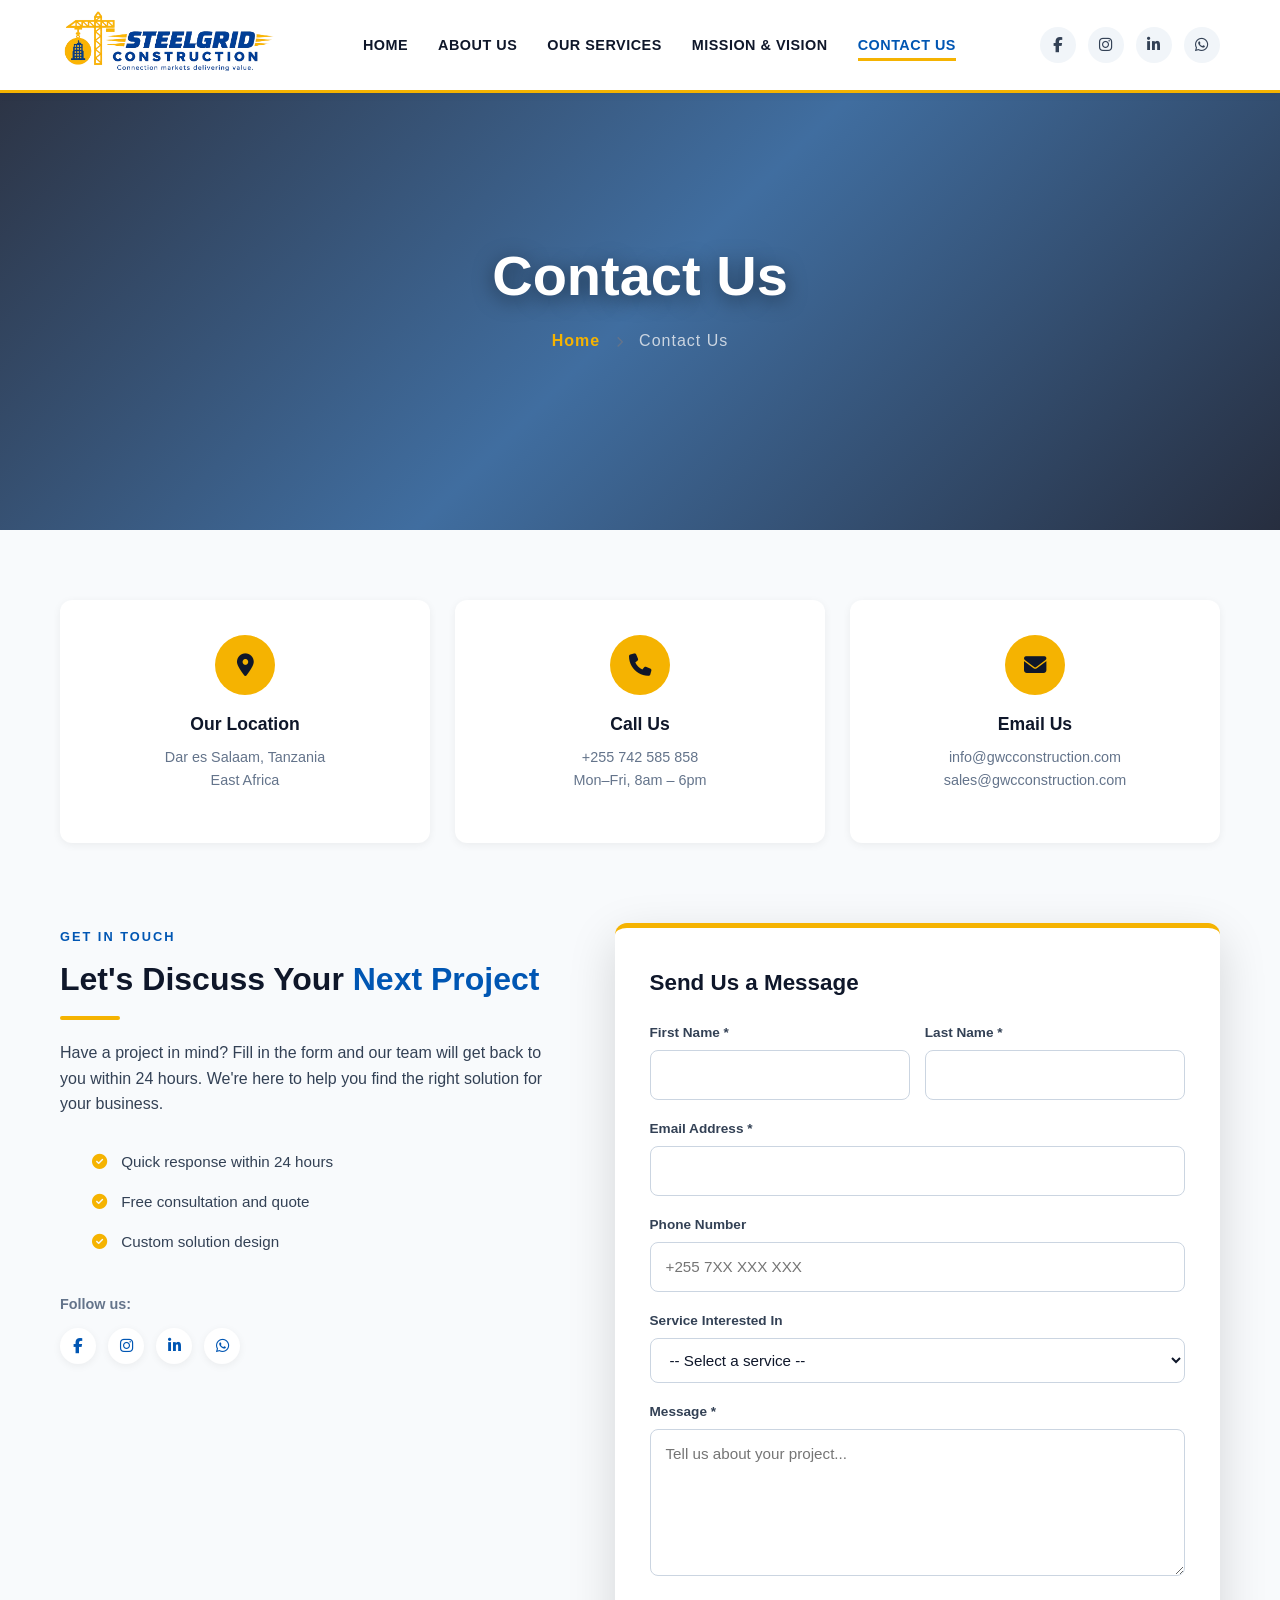
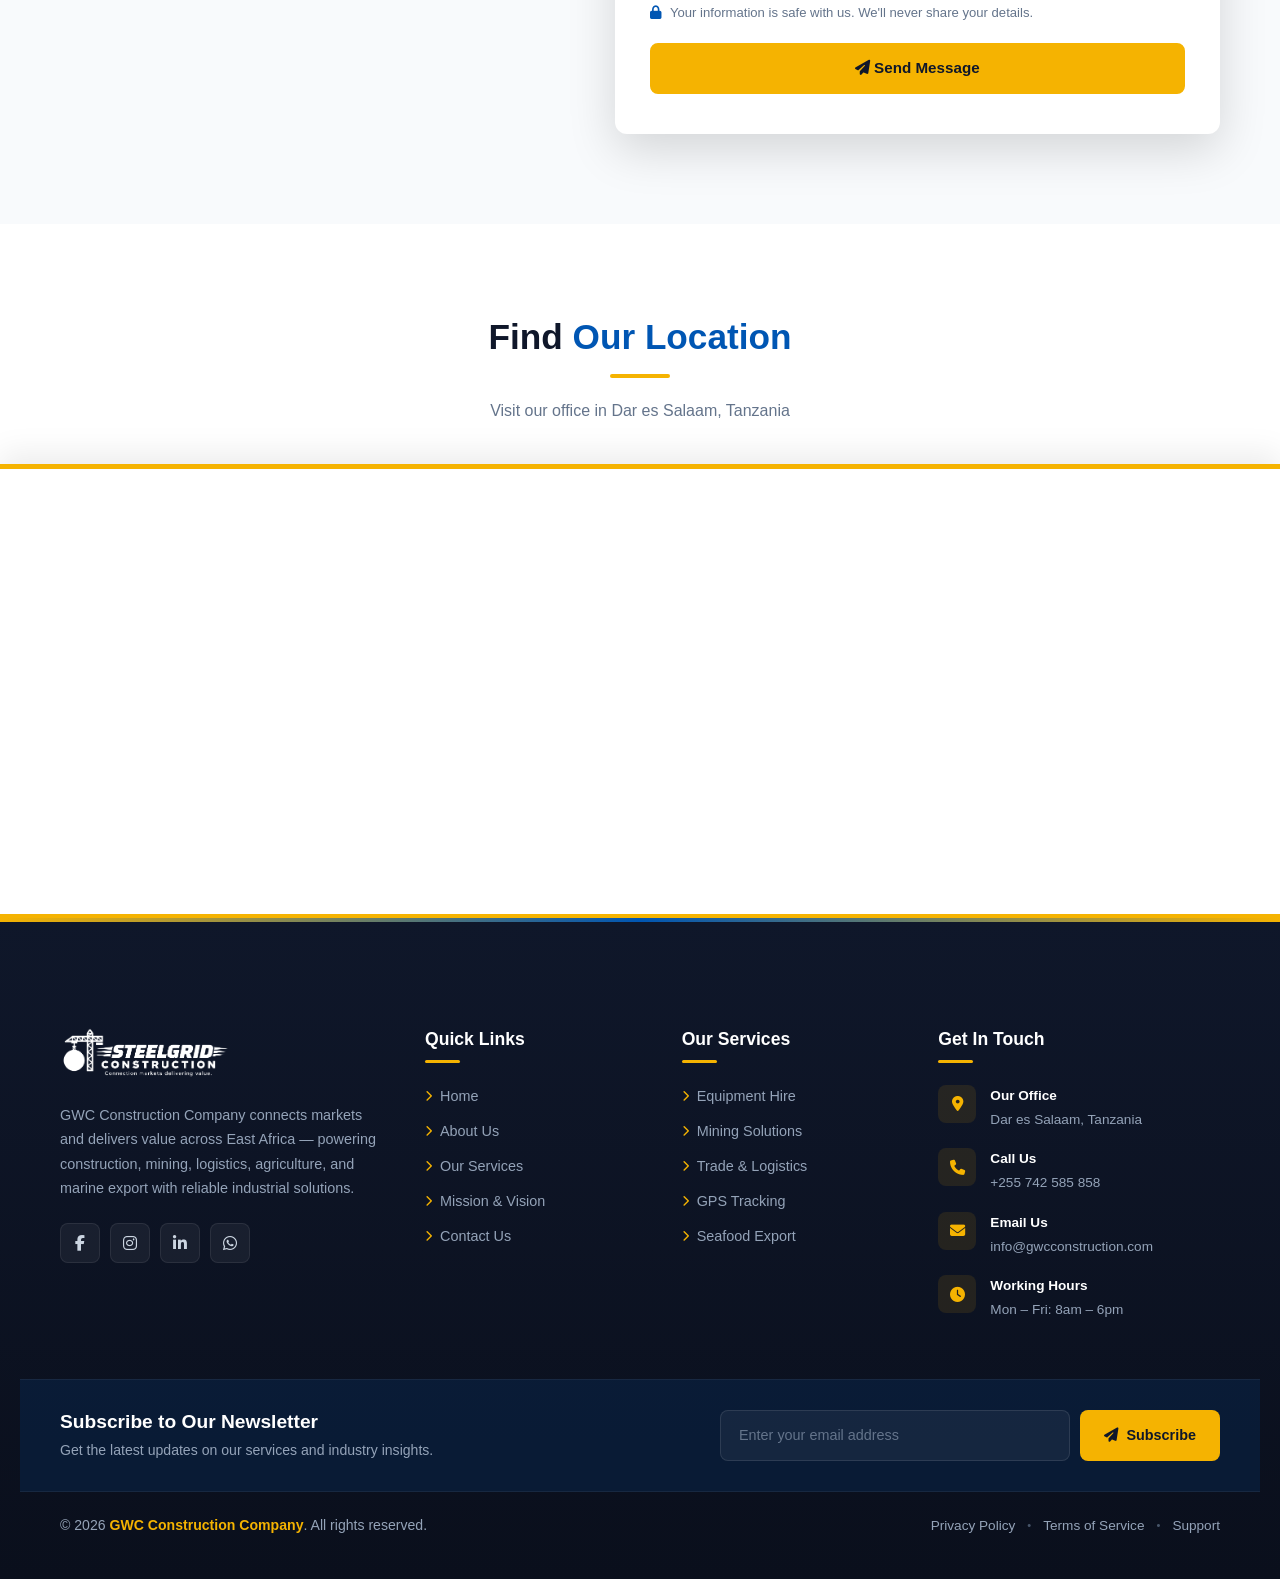
<file: contact.html>
<!DOCTYPE html>
<html lang="en">
<head>
  <meta charset="UTF-8">
  <meta name="viewport" content="width=device-width, initial-scale=1.0">

  <title>Contact STEELGRID Construction | Tanzania</title>
  <meta name="description" content="Contact STEELGRID Construction in Dar es Salaam, Tanzania, for enquiries about construction equipment hire, mining machinery, freight, logistics and industrial solutions.">

  <link rel="canonical" href="https://gwcconstruction.co.tz/contact.html">

  <meta property="og:type" content="website">
  <meta property="og:site_name" content="STEELGRID Construction">
  <meta property="og:title" content="Contact STEELGRID Construction">
  <meta property="og:description" content="Get in touch with STEELGRID Construction in Tanzania to discuss your project and industrial service requirements.">
  <meta property="og:url" content="https://gwcconstruction.co.tz/contact.html">
  <meta property="og:image" content="https://gwcconstruction.co.tz/assets/images/hero/hero1.jpeg">

  <meta name="twitter:card" content="summary_large_image">
  <meta name="twitter:title" content="Contact STEELGRID Construction">
  <meta name="twitter:description" content="Contact our team in Tanzania for construction, mining, logistics and industrial service enquiries.">
  <meta name="twitter:image" content="https://gwcconstruction.co.tz/assets/images/hero/hero1.jpeg">

  <link rel="stylesheet" href="assets/vendor/bootstrap/css/bootstrap.min.css">
  <link rel="stylesheet" href="https://cdnjs.cloudflare.com/ajax/libs/font-awesome/6.5.1/css/all.min.css">
  <link rel="stylesheet" href="assets/css/style.css">
  <link rel="stylesheet" href="assets/css/pages.css">
</head>
<body>

  <!-- HEADER (copy ya juu) -->
  <header>
    <div class="header-container">
      <a href="index.html">
        <img src="assets/images/logo/logo.png" alt="GWC Logo" class="logo">
      </a>
      <nav id="navMenu">
        <ul>
          <li><a href="index.html">Home</a></li>
          <li><a href="about.html">About Us</a></li>
          <li><a href="services.html">Our Services</a></li>
          <li><a href="mission.html">Mission & Vision</a></li>
          <li><a href="contact.html" class="active">Contact Us</a></li>
        </ul>
      </nav>
      <div class="social-icons">
        <a href="https://facebook.com" target="_blank" class="facebook"><i class="fa-brands fa-facebook-f"></i></a>
        <a href="https://instagram.com" target="_blank" class="instagram"><i class="fa-brands fa-instagram"></i></a>
        <a href="https://linkedin.com" target="_blank" class="linkedin"><i class="fa-brands fa-linkedin-in"></i></a>
        <a href="https://wa.me/255715579058" target="_blank" class="whatsapp"><i class="fa-brands fa-whatsapp"></i></a>
      </div>
      <button class="menu-toggle" id="menuToggle"><i class="fa-solid fa-bars"></i></button>
    </div>
  </header>

  <!-- ==================== PAGE HERO (SLIDESHOW) ==================== -->
  <section class="page-hero-slideshow">
    <div class="page-hero-slides">
      <div class="page-hero-slide" style="background-image: url('assets/images/hero/hero5.jpeg');"></div>
      <div class="page-hero-slide" style="background-image: url('assets/images/hero/hero6.jpeg');"></div>
      <div class="page-hero-slide" style="background-image: url('assets/images/hero/hero1.jpeg');"></div>
    </div>
    <div class="page-hero-overlay"></div>
    <div class="page-hero-content">
      <h1>Contact Us</h1>
      <p><a href="index.html">Home</a> <i class="fa-solid fa-chevron-right"></i> Contact Us</p>
    </div>
  </section>

  <!-- ==================== CONTACT INFO CARDS ==================== -->
  <section class="contact-info">
    <div class="container">
      <div class="contact-info-grid">
        <div class="contact-info-card">
          <div class="ci-icon"><i class="fa-solid fa-location-dot"></i></div>
          <h3>Our Location</h3>
          <p>Dar es Salaam, Tanzania<br>East Africa</p>
        </div>
        <div class="contact-info-card">
          <div class="ci-icon"><i class="fa-solid fa-phone"></i></div>
          <h3>Call Us</h3>
          <p>+255 742 585 858<br>Mon–Fri, 8am – 6pm</p>
        </div>
        <div class="contact-info-card">
          <div class="ci-icon"><i class="fa-solid fa-envelope"></i></div>
          <h3>Email Us</h3>
          <p>info@gwcconstruction.com<br>sales@gwcconstruction.com</p>
        </div>
      </div>
    </div>
  </section>

  <!-- ==================== CONTACT FORM + INFO ==================== -->
  <section class="contact-main">
    <div class="container">
      <div class="contact-wrapper">
        <div class="contact-left">
          <span class="eyebrow">GET IN TOUCH</span>
          <h2>Let's Discuss Your <span>Next Project</span></h2>
          <div class="divider" style="margin-left:0;"></div>
          <p>
            Have a project in mind? Fill in the form and our team will get back 
            to you within 24 hours. We're here to help you find the right solution 
            for your business.
          </p>
          <ul class="contact-features">
            <li><i class="fa-solid fa-circle-check"></i> Quick response within 24 hours</li>
            <li><i class="fa-solid fa-circle-check"></i> Free consultation and quote</li>
            <li><i class="fa-solid fa-circle-check"></i> Custom solution design</li>
          </ul>
          <div class="contact-social">
            <p>Follow us:</p>
            <div class="social-icons">
              <a href="https://facebook.com" target="_blank" class="facebook"><i class="fa-brands fa-facebook-f"></i></a>
              <a href="https://instagram.com" target="_blank" class="instagram"><i class="fa-brands fa-instagram"></i></a>
              <a href="https://linkedin.com" target="_blank" class="linkedin"><i class="fa-brands fa-linkedin-in"></i></a>
              <a href="https://wa.me/255715579058" target="_blank" class="whatsapp"><i class="fa-brands fa-whatsapp"></i></a>
            </div>
          </div>
        </div>

        <div class="contact-right">
          <form action="https://formspree.io/f/YOUR_FORM_ID" method="POST" id="contactForm" novalidate>
            <h3>Send Us a Message</h3>
            <div class="form-row">
              <div class="form-group">
                <label for="fname">First Name *</label>
                <input type="text" id="fname" name="fname" required>
              </div>
              <div class="form-group">
                <label for="lname">Last Name *</label>
                <input type="text" id="lname" name="lname" required>
              </div>
            </div>
            <div class="form-group">
              <label for="email">Email Address *</label>
              <input type="email" id="email" name="email" required>
            </div>
            <div class="form-group">
              <label for="phone">Phone Number</label>
              <input type="tel" id="phone" name="phone" placeholder="+255 7XX XXX XXX">
            </div>
            <div class="form-group">
              <label for="service">Service Interested In</label>
              <select id="service" name="service">
                <option value="">-- Select a service --</option>
                <option>Construction Equipment Hire</option>
                <option>Specialized Mining Solutions</option>
                <option>Trade & Logistics</option>
                <option>GPS Asset Tracking</option>
                <option>Agricultural Projects</option>
                <option>Seafood Export</option>
                <option>Other</option>
              </select>
            </div>
            <div class="form-group">
              <label for="message">Message *</label>
              <textarea id="message" name="message" rows="5" required placeholder="Tell us about your project..."></textarea>
            </div>
            <p class="privacy-note">
              <i class="fa-solid fa-lock"></i> 
              Your information is safe with us. We'll never share your details.
            </p>
            <button type="submit" class="btn btn-primary btn-block">
              <i class="fa-solid fa-paper-plane"></i> Send Message
            </button>
          </form>
        </div>
      </div>
    </div>
  </section>

  <!-- ==================== MAP SECTION ==================== -->
  <section class="map-section">
    <div class="container">
      <div class="section-title">
        <h2>Find <span>Our Location</span></h2>
        <div class="divider"></div>
        <p>Visit our office in Dar es Salaam, Tanzania</p>
      </div>
    </div>

    <div class="map-wrapper">
      <iframe 
        src="https://www.google.com/maps/embed?pb=!1m18!1m12!1m3!1d126751.30308946!2d39.1768136!3d-6.792354!2m3!1f0!2f0!3f0!3m2!1i1024!2i768!4f13.1!3m3!1m2!1s0x185c4bae169bd6f1%3A0x785ca8a4a7cae20b!2sDar%20es%20Salaam%2C%20Tanzania!5e0!3m2!1sen!2stz!4v1700000000000!5m2!1sen!2stz" 
        width="100%" 
        height="450" 
        style="border:0; display:block;" 
        allowfullscreen="" 
        loading="lazy" 
        referrerpolicy="no-referrer-when-downgrade">
      </iframe>
    </div>
  </section>

<!-- ==================== FOOTER ==================== -->
<footer class="site-footer">
  
  <!-- Top Footer (Main Content) -->
  <div class="footer-top">
    <div class="container">
      <div class="footer-grid">

        <!-- Column 1: Brand + About -->
        <div class="footer-col footer-about">
          <a href="index.html" class="footer-logo">
            <img src="assets/images/logo/logo.png" alt="GWC Construction">
          </a>
          <p>
            GWC Construction Company connects markets and delivers value across 
            East Africa — powering construction, mining, logistics, agriculture, 
            and marine export with reliable industrial solutions.
          </p>
          <div class="footer-social">
            <a href="https://facebook.com" target="_blank" aria-label="Facebook" class="facebook">
              <i class="fa-brands fa-facebook-f"></i>
            </a>
            <a href="https://instagram.com" target="_blank" aria-label="Instagram" class="instagram">
              <i class="fa-brands fa-instagram"></i>
            </a>
            <a href="https://linkedin.com" target="_blank" aria-label="LinkedIn" class="linkedin">
              <i class="fa-brands fa-linkedin-in"></i>
            </a>
            <a href="https://wa.me/255715579058" target="_blank" aria-label="WhatsApp" class="whatsapp">
              <i class="fa-brands fa-whatsapp"></i>
            </a>
          </div>
        </div>

        <!-- Column 2: Quick Links -->
        <div class="footer-col">
          <h4>Quick Links</h4>
          <ul class="footer-links-list">
            <li><a href="index.html"><i class="fa-solid fa-chevron-right"></i> Home</a></li>
            <li><a href="about.html"><i class="fa-solid fa-chevron-right"></i> About Us</a></li>
            <li><a href="services.html"><i class="fa-solid fa-chevron-right"></i> Our Services</a></li>
            <li><a href="mission.html"><i class="fa-solid fa-chevron-right"></i> Mission & Vision</a></li>
            <li><a href="contact.html"><i class="fa-solid fa-chevron-right"></i> Contact Us</a></li>
          </ul>
        </div>

        <!-- Column 3: Our Services -->
        <div class="footer-col">
          <h4>Our Services</h4>
          <ul class="footer-links-list">
            <li><a href="services.html"><i class="fa-solid fa-chevron-right"></i> Equipment Hire</a></li>
            <li><a href="services.html"><i class="fa-solid fa-chevron-right"></i> Mining Solutions</a></li>
            <li><a href="services.html"><i class="fa-solid fa-chevron-right"></i> Trade & Logistics</a></li>
            <li><a href="services.html"><i class="fa-solid fa-chevron-right"></i> GPS Tracking</a></li>
            <li><a href="services.html"><i class="fa-solid fa-chevron-right"></i> Seafood Export</a></li>
          </ul>
        </div>

        <!-- Column 4: Contact Info -->
        <div class="footer-col footer-contact">
          <h4>Get In Touch</h4>
          
          <div class="contact-item">
            <i class="fa-solid fa-location-dot"></i>
            <div>
              <strong>Our Office</strong>
              <span>Dar es Salaam, Tanzania</span>
            </div>
          </div>

          <div class="contact-item">
            <i class="fa-solid fa-phone"></i>
            <div>
              <strong>Call Us</strong>
              <a href="tel:+255715579058">+255 742 585 858</a>
            </div>
          </div>

          <div class="contact-item">
            <i class="fa-solid fa-envelope"></i>
            <div>
              <strong>Email Us</strong>
              <a href="mailto:info@gwcconstruction.com">info@gwcconstruction.com</a>
            </div>
          </div>

          <div class="contact-item">
            <i class="fa-solid fa-clock"></i>
            <div>
              <strong>Working Hours</strong>
              <span>Mon – Fri: 8am – 6pm</span>
            </div>
          </div>

        </div>

      </div>
    </div>
  </div>

  <!-- Newsletter Strip -->
  <div class="footer-newsletter">
    <div class="container">
      <div class="newsletter-inner">
        <div class="newsletter-text">
          <h4>Subscribe to Our Newsletter</h4>
          <p>Get the latest updates on our services and industry insights.</p>
        </div>
        <form class="newsletter-form" onsubmit="event.preventDefault(); alert('Thank you for subscribing!');">
          <input type="email" placeholder="Enter your email address" required>
          <button type="submit">
            <i class="fa-solid fa-paper-plane"></i> Subscribe
          </button>
        </form>
      </div>
    </div>
  </div>

  <!-- Bottom Footer (Copyright) -->
  <div class="footer-bottom">
    <div class="container">
      <div class="footer-bottom-inner">
        <p>&copy; 2026 <strong>GWC Construction Company</strong>. All rights reserved.</p>
        <div class="footer-bottom-links">
          <a href="#">Privacy Policy</a>
          <span>•</span>
          <a href="#">Terms of Service</a>
          <span>•</span>
          <a href="contact.html">Support</a>
        </div>
      </div>
    </div>
  </div>

  <!-- Back to Top Button -->
  <a href="#" class="back-to-top" id="backToTop" aria-label="Back to top">
    <i class="fa-solid fa-arrow-up"></i>
  </a>

</footer>

  <script src="assets/vendor/bootstrap/js/bootstrap.bundle.min.js"></script>
  <script src="assets/js/main.js"></script>
</body>
</html>
</file>
<file: assets/css/style.css>
/* ============================================
   STEELGRID CONSTRUCTION - GLOBAL STYLESHEET
   ============================================ */

:root {
  --brand-yellow: #F5B301;
  --brand-yellow-dark: #D99A00;
  --brand-blue: #0056B3;
  --brand-blue-dark: #003D80;
  --brand-blue-light: #E8F1FB;
  --white: #FFFFFF;
  --off-white: #F8FAFC;
  --gray-100: #F1F5F9;
  --gray-300: #CBD5E1;
  --gray-500: #64748B;
  --gray-700: #334155;
  --dark: #0F172A;
  --shadow-sm: 0 2px 8px rgba(0,0,0,0.06);
  --shadow-md: 0 8px 24px rgba(0,0,0,0.10);
  --shadow-lg: 0 16px 48px rgba(0,0,0,0.15);
  --radius: 12px;
}

/* ---------- Reset ---------- */
* {
  box-sizing: border-box;
  margin: 0;
  padding: 0;
}

html { scroll-behavior: smooth; }

body {
  font-family: 'Segoe UI', Tahoma, Geneva, Verdana, sans-serif;
  background: var(--white);
  color: var(--dark);
  min-height: 100vh;
  display: flex;
  flex-direction: column;
  line-height: 1.6;
  padding-top: 80px;
}

/* ---------- Typography ---------- */
h1, h2, h3, h4, h5 {
  font-weight: 700;
  color: var(--dark);
  line-height: 1.3;
}

h1 { font-size: 2.5rem; }
h2 { font-size: 2rem; }
h3 { font-size: 1.4rem; }

a { text-decoration: none; transition: all 0.25s ease; }

/* ---------- Container ---------- */
.container {
  max-width: 1200px;
  margin: 0 auto;
  padding: 0 20px;
}

/* ---------- Header ---------- */
header {
  background: var(--white);
  box-shadow: var(--shadow-sm);
  position: fixed;
  top: 0;
  left: 0;
  width: 100%;
  z-index: 1000;
  border-bottom: 3px solid var(--brand-yellow);
}

.header-container {
  max-width: 1200px;
  margin: 0 auto;
  padding: 10px 20px;
  display: flex;
  justify-content: space-between;
  align-items: center;
  position: relative;
}

.logo { height: 70px; width: auto; }

/* ---------- Navigation ---------- */
nav ul {
  list-style: none;
  display: flex;
  gap: 30px;
  margin: 0;
  padding: 0;
}

nav a {
  color: var(--dark);
  font-size: 0.9rem;
  font-weight: 600;
  text-transform: uppercase;
  letter-spacing: 0.5px;
  padding: 8px 0;
  position: relative;
}

nav a:hover,
nav a.active {
  color: var(--brand-blue);
}

nav a::after {
  content: '';
  position: absolute;
  bottom: 0;
  left: 0;
  width: 0;
  height: 3px;
  background: var(--brand-yellow);
  transition: width 0.3s ease;
}

nav a:hover::after,
nav a.active::after {
  width: 100%;
}

/* ---------- Social Icons ---------- */
.social-icons {
  display: flex;
  gap: 12px;
}

.social-icons a {
  width: 36px;
  height: 36px;
  border-radius: 50%;
  display: flex;
  align-items: center;
  justify-content: center;
  background: var(--gray-100);
  color: var(--gray-700);
  font-size: 0.95rem;
  transition: all 0.25s ease;
}

.social-icons a:hover {
  color: var(--white);
  transform: translateY(-3px);
  box-shadow: var(--shadow-sm);
}

.social-icons a.facebook:hover { background: #1877F2; }
.social-icons a.instagram:hover { background: #E4405F; }
.social-icons a.linkedin:hover { background: #0A66C2; }
.social-icons a.whatsapp:hover { background: #25D366; }

/* ---------- Hamburger ---------- */
.menu-toggle {
  display: none;
  font-size: 1.6rem;
  color: var(--dark);
  background: none;
  border: none;
  cursor: pointer;
}

/* ---------- Buttons ---------- */
.btn {
  display: inline-block;
  padding: 12px 28px;
  font-size: 0.95rem;
  font-weight: 600;
  border-radius: 8px;
  cursor: pointer;
  border: 2px solid transparent;
  transition: all 0.25s ease;
  text-align: center;
}

.btn-primary {
  background: var(--brand-yellow);
  color: var(--dark);
  border-color: var(--brand-yellow);
}

.btn-primary:hover {
  background: var(--brand-yellow-dark);
  border-color: var(--brand-yellow-dark);
  transform: translateY(-2px);
  box-shadow: var(--shadow-md);
}

.btn-secondary {
  background: var(--brand-blue);
  color: var(--white);
  border-color: var(--brand-blue);
}

.btn-secondary:hover {
  background: var(--brand-blue-dark);
  border-color: var(--brand-blue-dark);
  transform: translateY(-2px);
  box-shadow: var(--shadow-md);
}

.btn-outline {
  background: transparent;
  color: var(--brand-blue);
  border-color: var(--brand-blue);
}

.btn-outline:hover {
  background: var(--brand-blue);
  color: var(--white);
}

/* ---------- Section Heading ---------- */
.section-title {
  text-align: center;
  margin-bottom: 50px;
}

.section-title h2 {
  font-size: 2.2rem;
  color: var(--dark);
  margin-bottom: 12px;
}

.section-title p {
  color: var(--gray-500);
  font-size: 1rem;
  max-width: 600px;
  margin: 0 auto;
}

.section-title h2 span {
  color: var(--brand-blue);
}

/* ---------- Yellow Divider ---------- */
.divider {
  width: 60px;
  height: 4px;
  background: var(--brand-yellow);
  margin: 15px auto 20px;
  border-radius: 2px;
}

/* ---------- Footer ---------- */
footer {
  background: var(--dark);
  color: var(--gray-300);
  padding: 40px 20px 20px;
  margin-top: auto;
  border-top: 4px solid var(--brand-yellow);
}

.footer-container {
  max-width: 1200px;
  margin: 0 auto;
  text-align: center;
}

footer p {
  font-size: 0.9rem;
  margin-bottom: 10px;
}

.footer-links {
  display: flex;
  justify-content: center;
  gap: 18px;
  margin-top: 15px;
  flex-wrap: wrap;
}

.footer-links a {
  color: var(--gray-300);
  font-size: 0.85rem;
}

.footer-links a:hover {
  color: var(--brand-yellow);
}

/* ---------- Mobile ---------- */
@media (max-width: 768px) {
  .menu-toggle { display: block; }

  nav {
    display: none;
    position: absolute;
    top: 100%;
    left: 0;
    width: 100%;
    background: var(--white);
    box-shadow: var(--shadow-md);
    border-top: 3px solid var(--brand-yellow);
  }

  nav.active { display: block; }

  nav ul {
    flex-direction: column;
    gap: 0;
    padding: 10px 0;
  }

  nav a {
    display: block;
    padding: 14px 25px;
    width: 100%;
  }

  nav a::after { display: none; }

  .social-icons { margin-right: 12px; }

  h1 { font-size: 1.9rem; }
  h2 { font-size: 1.6rem; }

  body { padding-top: 70px; }
  .logo { height: 45px; }
}


/* ============================================
   PROFESSIONAL FOOTER
   ============================================ */

.site-footer {
  background: linear-gradient(180deg, #0F172A 0%, #0A0F1C 100%);
  color: #CBD5E1;
  margin-top: auto;
  position: relative;
  overflow: hidden;
}

/* Yellow top accent */
.site-footer::before {
  content: '';
  position: absolute;
  top: 0;
  left: 0;
  width: 100%;
  height: 4px;
  background: linear-gradient(90deg, var(--brand-yellow), var(--brand-blue), var(--brand-yellow));
}

/* ---------- Footer Top ---------- */
.footer-top {
  padding: 70px 0 40px;
}

.footer-grid {
  display: grid;
  grid-template-columns: 1.5fr 1fr 1fr 1.3fr;
  gap: 40px;
}

/* ---------- Column Base ---------- */
.footer-col h4 {
  color: var(--white);
  font-size: 1.1rem;
  font-weight: 700;
  margin-bottom: 22px;
  position: relative;
  padding-bottom: 12px;
}

.footer-col h4::after {
  content: '';
  position: absolute;
  bottom: 0;
  left: 0;
  width: 35px;
  height: 3px;
  background: var(--brand-yellow);
  border-radius: 2px;
}

/* ---------- Column 1: About ---------- */
.footer-about .footer-logo {
  display: inline-block;
  margin-bottom: 20px;
}

.footer-about .footer-logo img {
  height: 55px;
  width: auto;
  filter: brightness(0) invert(1);
  transition: transform 0.3s ease;
}

.footer-about .footer-logo:hover img {
  transform: scale(1.05);
}

.footer-about p {
  font-size: 0.9rem;
  line-height: 1.7;
  color: #94A3B8;
  margin-bottom: 22px;
}

.footer-social {
  display: flex;
  gap: 10px;
}

.footer-social a {
  width: 40px;
  height: 40px;
  display: flex;
  align-items: center;
  justify-content: center;
  border-radius: 8px;
  background: rgba(255, 255, 255, 0.05);
  color: #CBD5E1;
  font-size: 1rem;
  transition: all 0.3s ease;
  border: 1px solid rgba(255, 255, 255, 0.08);
}

.footer-social a:hover {
  transform: translateY(-4px);
  color: var(--white);
  box-shadow: 0 8px 20px rgba(0, 0, 0, 0.3);
}

.footer-social a.facebook:hover { background: #1877F2; border-color: #1877F2; }
.footer-social a.instagram:hover { background: #E4405F; border-color: #E4405F; }
.footer-social a.linkedin:hover { background: #0A66C2; border-color: #0A66C2; }
.footer-social a.whatsapp:hover { background: #25D366; border-color: #25D366; }

/* ---------- Column 2 & 3: Links ---------- */
.footer-links-list {
  list-style: none;
  padding: 0;
  margin: 0;
}

.footer-links-list li {
  margin-bottom: 12px;
}

.footer-links-list a {
  color: #94A3B8;
  font-size: 0.9rem;
  display: flex;
  align-items: center;
  gap: 8px;
  transition: all 0.25s ease;
}

.footer-links-list a i {
  font-size: 0.7rem;
  color: var(--brand-yellow);
  transition: transform 0.25s ease;
}

.footer-links-list a:hover {
  color: var(--brand-yellow);
  padding-left: 5px;
}

.footer-links-list a:hover i {
  transform: translateX(3px);
}

/* ---------- Column 4: Contact ---------- */
.footer-contact .contact-item {
  display: flex;
  align-items: flex-start;
  gap: 14px;
  margin-bottom: 18px;
}

.footer-contact .contact-item i {
  width: 38px;
  height: 38px;
  flex-shrink: 0;
  display: flex;
  align-items: center;
  justify-content: center;
  background: rgba(245, 179, 1, 0.1);
  color: var(--brand-yellow);
  border-radius: 8px;
  font-size: 0.95rem;
}

.footer-contact .contact-item div {
  display: flex;
  flex-direction: column;
}

.footer-contact .contact-item strong {
  color: var(--white);
  font-size: 0.85rem;
  font-weight: 600;
  margin-bottom: 2px;
}

.footer-contact .contact-item span,
.footer-contact .contact-item a {
  color: #94A3B8;
  font-size: 0.85rem;
  transition: color 0.25s ease;
}

.footer-contact .contact-item a:hover {
  color: var(--brand-yellow);
}

/* ---------- Newsletter Strip ---------- */
.footer-newsletter {
  background: rgba(0, 86, 179, 0.15);
  border-top: 1px solid rgba(255, 255, 255, 0.06);
  border-bottom: 1px solid rgba(255, 255, 255, 0.06);
  padding: 30px 0;
}

.newsletter-inner {
  display: flex;
  justify-content: space-between;
  align-items: center;
  gap: 30px;
  flex-wrap: wrap;
}

.newsletter-text h4 {
  color: var(--white);
  font-size: 1.2rem;
  margin-bottom: 4px;
}

.newsletter-text p {
  color: #94A3B8;
  font-size: 0.88rem;
  margin: 0;
}

.newsletter-form {
  display: flex;
  gap: 10px;
  flex: 1;
  max-width: 500px;
  min-width: 280px;
}

.newsletter-form input {
  flex: 1;
  padding: 13px 18px;
  border: 1px solid rgba(255, 255, 255, 0.1);
  background: rgba(255, 255, 255, 0.05);
  color: var(--white);
  border-radius: 8px;
  font-size: 0.9rem;
  transition: all 0.25s ease;
}

.newsletter-form input::placeholder {
  color: #64748B;
}

.newsletter-form input:focus {
  outline: none;
  border-color: var(--brand-yellow);
  background: rgba(255, 255, 255, 0.08);
}

.newsletter-form button {
  padding: 13px 24px;
  background: var(--brand-yellow);
  color: var(--dark);
  border: none;
  border-radius: 8px;
  font-weight: 700;
  font-size: 0.9rem;
  cursor: pointer;
  display: flex;
  align-items: center;
  gap: 8px;
  white-space: nowrap;
  transition: all 0.25s ease;
}

.newsletter-form button:hover {
  background: var(--brand-yellow-dark);
  transform: translateY(-2px);
  box-shadow: 0 8px 20px rgba(245, 179, 1, 0.25);
}

/* ---------- Footer Bottom ---------- */
.footer-bottom {
  padding: 22px 0;
}

.footer-bottom-inner {
  display: flex;
  justify-content: space-between;
  align-items: center;
  flex-wrap: wrap;
  gap: 15px;
}

.footer-bottom p {
  color: #94A3B8;
  font-size: 0.88rem;
  margin: 0;
}

.footer-bottom p strong {
  color: var(--brand-yellow);
  font-weight: 600;
}

.footer-bottom-links {
  display: flex;
  align-items: center;
  gap: 12px;
}

.footer-bottom-links a {
  color: #94A3B8;
  font-size: 0.85rem;
  transition: color 0.25s ease;
}

.footer-bottom-links a:hover {
  color: var(--brand-yellow);
}

.footer-bottom-links span {
  color: #475569;
  font-size: 0.7rem;
}

/* ---------- Back to Top Button ---------- */
.back-to-top {
  position: fixed;
  bottom: 30px;
  right: 30px;
  width: 48px;
  height: 48px;
  background: var(--brand-yellow);
  color: var(--dark);
  border-radius: 50%;
  display: flex;
  align-items: center;
  justify-content: center;
  font-size: 1rem;
  box-shadow: 0 8px 25px rgba(245, 179, 1, 0.4);
  z-index: 999;
  opacity: 0;
  visibility: hidden;
  transform: translateY(20px);
  transition: all 0.3s ease;
}

.back-to-top.show {
  opacity: 1;
  visibility: visible;
  transform: translateY(0);
}

.back-to-top:hover {
  background: var(--brand-blue);
  color: var(--white);
  transform: translateY(-4px);
  box-shadow: 0 12px 30px rgba(0, 86, 179, 0.4);
}

/* ---------- Responsive ---------- */
@media (max-width: 991px) {
  .footer-grid {
    grid-template-columns: 1fr 1fr;
    gap: 35px;
  }
}

@media (max-width: 600px) {
  .footer-top {
    padding: 50px 0 30px;
  }

  .footer-grid {
    grid-template-columns: 1fr;
    gap: 35px;
  }

  .newsletter-inner {
    flex-direction: column;
    text-align: center;
  }

  .newsletter-form {
    width: 100%;
    max-width: 100%;
    flex-direction: column;
  }

  .newsletter-form button {
    justify-content: center;
  }

  .footer-bottom-inner {
    flex-direction: column;
    text-align: center;
  }

  .back-to-top {
    bottom: 20px;
    right: 20px;
    width: 42px;
    height: 42px;
  }
}
</file>
<file: assets/css/pages.css>
/* ============================================
   STEELGRID CONSTRUCTION - PAGE SPECIFIC STYLES
   ============================================ */

/* ========== HERO (Home) ========== */
.hero {
  position: relative;
  min-height: 100vh;
  display: flex;
  align-items: center;
  justify-content: center;
  text-align: center;
  padding: 120px 20px 200px;
  color: var(--white);
  overflow: hidden;
}

/* ---------- Background Slideshow ---------- */
.hero-slideshow {
  position: absolute;
  inset: 0;
  z-index: 1;
}

.hero-slide {
  position: absolute;
  inset: 0;
  background-size: cover;
  background-position: center;
  background-repeat: no-repeat;
  opacity: 0;
  animation: heroSlideShow 18s infinite;
  transform: scale(1.08);
  will-change: opacity, transform;
}

.hero-slide:nth-child(1) { animation-delay: 0s; }
.hero-slide:nth-child(2) { animation-delay: 6s; }
.hero-slide:nth-child(3) { animation-delay: 12s; }

@keyframes heroSlideShow {
  0%   { opacity: 0; transform: scale(1.08); }
  8%   { opacity: 1; transform: scale(1.08); }
  33%  { opacity: 1; transform: scale(1.15); }
  41%  { opacity: 0; transform: scale(1.15); }
  100% { opacity: 0; transform: scale(1.08); }
}

/* ---------- Dark Overlay ---------- */
.hero-overlay {
  position: absolute;
  inset: 0;
  z-index: 2;
  background: linear-gradient(
    135deg,
    rgba(15, 23, 42, 0.88) 0%,
    rgba(0, 61, 128, 0.75) 50%,
    rgba(15, 23, 42, 0.9) 100%
  );
}

/* ---------- Construction Grid Pattern ---------- */
.hero-grid-pattern {
  position: absolute;
  inset: 0;
  z-index: 2;
  background-image: 
    linear-gradient(rgba(245, 179, 1, 0.05) 1px, transparent 1px),
    linear-gradient(90deg, rgba(245, 179, 1, 0.05) 1px, transparent 1px);
  background-size: 60px 60px;
  animation: gridMove 20s linear infinite;
}

@keyframes gridMove {
  from { background-position: 0 0; }
  to   { background-position: 60px 60px; }
}

/* ---------- Hero Content ---------- */
.hero-content {
  position: relative;
  z-index: 5;
  max-width: 900px;
  padding: 0 15px;
  animation: heroFadeIn 1s ease-out;
}

@keyframes heroFadeIn {
  from { opacity: 0; transform: translateY(30px); }
  to   { opacity: 1; transform: translateY(0); }
}

/* ---------- Badge ---------- */
.hero-badge {
  display: inline-flex;
  align-items: center;
  gap: 8px;
  background: var(--brand-yellow);
  color: var(--dark);
  font-size: 0.75rem;
  font-weight: 800;
  letter-spacing: 2.5px;
  padding: 8px 20px;
  border-radius: 30px;
  margin-bottom: 28px;
  box-shadow: 0 8px 25px rgba(245, 179, 1, 0.35);
  text-transform: uppercase;
  animation: badgePulse 2s ease-in-out infinite;
}

@keyframes badgePulse {
  0%, 100% { transform: scale(1); }
  50%      { transform: scale(1.05); }
}

/* ============================================
   STEELGRID TYPEWRITER TITLE
   ============================================ */

.typewriter-text {
  color: var(--brand-yellow);
  display: inline-block;
  letter-spacing: 8px;
}

.cursor-blink {
  color: var(--brand-yellow);
  font-weight: 300;
  animation: blink 0.8s infinite;
}

@keyframes blink {
  0%, 50% { opacity: 1; }
  51%, 100% { opacity: 0; }
}

/* ---------- Tagline ---------- */
.hero-tagline {
  font-size: 1.5rem;
  color: var(--white);
  font-weight: 600;
  margin-bottom: 15px;
  letter-spacing: 1px;
}

.hero-tagline span {
  color: var(--brand-yellow);
  position: relative;
}

.hero-tagline span::after {
  content: '';
  position: absolute;
  bottom: -3px;
  left: 0;
  width: 100%;
  height: 2px;
  background: var(--brand-yellow);
  opacity: 0.5;
}

/* ---------- Subtitle ---------- */
.hero-subtitle {
  font-size: 20px;
  color: #E2E8F0;
  margin-bottom: 40px;
  max-width: 700px;
  margin-left: auto;
  margin-right: auto;
  line-height: 1.7;
  font-weight: bolder;
}

/* ---------- Buttons ---------- */
.hero-buttons {
  display: flex;
  gap: 15px;
  justify-content: center;
  flex-wrap: wrap;
}

.hero .btn-primary {
  background: var(--brand-yellow);
  color: var(--dark);
  padding: 16px 36px;
  font-size: 1rem;
  font-weight: 700;
  display: inline-flex;
  align-items: center;
  gap: 10px;
  box-shadow: 0 10px 30px rgba(245, 179, 1, 0.4);
  transition: all 0.3s ease;
}

.hero .btn-primary:hover {
  transform: translateY(-3px);
  box-shadow: 0 15px 40px rgba(245, 179, 1, 0.55);
}

.hero .btn-primary i {
  transition: transform 0.3s ease;
}

.hero .btn-primary:hover i {
  transform: translateX(5px);
}

.btn-hero-outline {
  background: transparent;
  color: var(--white);
  border: 2px solid rgba(255, 255, 255, 0.6);
  padding: 16px 36px;
  font-size: 1rem;
  font-weight: 700;
  border-radius: 8px;
  display: inline-flex;
  align-items: center;
  gap: 10px;
  transition: all 0.3s ease;
}

.btn-hero-outline:hover {
  background: var(--white);
  color: var(--dark);
  border-color: var(--white);
  transform: translateY(-3px);
}

/* ============================================
   TRUCK ANIMATION
   ============================================ */

.hero-road {
  position: absolute;
  bottom: 100px;
  left: 0;
  width: 100%;
  height: 100px;
  z-index: 4;
  overflow: hidden;
  pointer-events: none;
}

.road-line {
  position: absolute;
  bottom: 25px;
  left: 0;
  width: 200%;
  height: 4px;
  background: repeating-linear-gradient(
    90deg,
    var(--brand-yellow) 0px,
    var(--brand-yellow) 60px,
    transparent 60px,
    transparent 120px
  );
  animation: roadMove 1.5s linear infinite;
  opacity: 0.6;
}

@keyframes roadMove {
  from { transform: translateX(0); }
  to   { transform: translateX(-120px); }
}

.truck-moving {
  position: absolute;
  bottom: 20px;
  left: -250px;
  width: 200px;
  height: 80px;
  animation: truckDrive 12s linear infinite;
  filter: drop-shadow(0 8px 15px rgba(0, 0, 0, 0.5));
}

@keyframes truckDrive {
  0%   { left: -250px; }
  100% { left: calc(100% + 50px); }
}

.truck-moving svg {
  animation: truckBounce 0.4s ease-in-out infinite alternate;
}

@keyframes truckBounce {
  from { transform: translateY(0); }
  to   { transform: translateY(-2px); }
}

.smoke {
  animation: smokeRise 2s ease-out infinite;
}

.smoke-1 { animation-delay: 0s; }
.smoke-2 { animation-delay: 0.5s; }
.smoke-3 { animation-delay: 1s; }

@keyframes smokeRise {
  0%   { opacity: 0.8; transform: translate(0, 0) scale(0.5); }
  100% { opacity: 0;   transform: translate(-15px, -25px) scale(1.5); }
}

/* ============================================
   FLOATING CONSTRUCTION TOOLS
   ============================================ */

.floating-tools {
  position: absolute;
  inset: 0;
  z-index: 3;
  pointer-events: none;
  overflow: hidden;
}

.tool-icon {
  position: absolute;
  color: var(--brand-yellow);
  opacity: 0.15;
  font-size: 3rem;
}

.tool-1 { top: 15%; left: 5%;   font-size: 3.5rem; animation: float1 8s ease-in-out infinite; }
.tool-2 { top: 70%; left: 8%;   font-size: 2.5rem; animation: float2 10s ease-in-out infinite; }
.tool-3 { top: 25%; right: 6%;  font-size: 3rem;   animation: float3 9s ease-in-out infinite; }
.tool-4 { top: 75%; right: 10%; font-size: 2.8rem; animation: float1 11s ease-in-out infinite; }
.tool-5 { top: 45%; left: 3%;   font-size: 2.2rem; animation: float2 7s ease-in-out infinite; }
.tool-6 { top: 55%; right: 4%;  font-size: 3.2rem; animation: float3 12s ease-in-out infinite; }

@keyframes float1 {
  0%, 100% { transform: translate(0, 0) rotate(0deg); }
  50%      { transform: translate(20px, -25px) rotate(15deg); }
}

@keyframes float2 {
  0%, 100% { transform: translate(0, 0) rotate(0deg); }
  50%      { transform: translate(-25px, 20px) rotate(-20deg); }
}

@keyframes float3 {
  0%, 100% { transform: translate(0, 0) rotate(0deg); }
  50%      { transform: translate(15px, 25px) rotate(10deg); }
}

/* ============================================
   BOTTOM CURVE
   ============================================ */

.hero-curve {
  position: absolute;
  bottom: -1px;
  left: 0;
  width: 100%;
  z-index: 6;
  line-height: 0;
  pointer-events: none;
}

.hero-curve svg {
  display: block;
  width: 100%;
  height: 120px;
}

/* ============================================
   CTA BANNER - Background Slideshow
   ============================================ */

.cta-banner {
  position: relative;
  padding: 100px 20px;
  overflow: hidden;
  color: var(--white);
  min-height: 320px;
  display: flex;
  align-items: center;
}

.cta-slideshow {
  position: absolute;
  inset: 0;
  z-index: 1;
}

.cta-slide {
  position: absolute;
  inset: 0;
  background-size: cover;
  background-position: center;
  background-repeat: no-repeat;
  opacity: 0;
  animation: ctaSlideShow 24s infinite;
  transform: scale(1.05);
}

.cta-slide:nth-child(1) { animation-delay: 0s; }
.cta-slide:nth-child(2) { animation-delay: 6s; }
.cta-slide:nth-child(3) { animation-delay: 12s; }
.cta-slide:nth-child(4) { animation-delay: 18s; }

@keyframes ctaSlideShow {
  0%   { opacity: 0; transform: scale(1.05); }
  5%   { opacity: 1; transform: scale(1.05); }
  25%  { opacity: 1; transform: scale(1.1); }
  30%  { opacity: 1; transform: scale(1.1); }
  100% { opacity: 0; transform: scale(1.05); }
}

.cta-overlay {
  position: absolute;
  inset: 0;
  background: linear-gradient(
    135deg,
    rgba(0, 61, 128, 0.92) 0%,
    rgba(0, 86, 179, 0.85) 50%,
    rgba(15, 23, 42, 0.9) 100%
  );
  z-index: 2;
}

.cta-container {
  position: relative;
  z-index: 3;
  width: 100%;
}

.cta-content {
  display: flex;
  justify-content: space-between;
  align-items: center;
  gap: 40px;
  flex-wrap: wrap;
}

.cta-content h2 {
  color: var(--white);
  font-size: 2.2rem;
  font-weight: 800;
  margin-bottom: 10px;
  text-shadow: 0 2px 8px rgba(0, 0, 0, 0.4);
}

.cta-content p {
  color: #E2E8F0;
  font-size: 1.05rem;
  margin: 0;
}

.cta-content .btn-primary {
  background: var(--brand-yellow);
  color: var(--dark);
  display: inline-flex;
  align-items: center;
  gap: 10px;
  font-weight: 700;
  padding: 16px 36px;
  box-shadow: 0 10px 30px rgba(245, 179, 1, 0.35);
  transition: all 0.3s ease;
}

.cta-content .btn-primary:hover {
  transform: translateY(-3px);
  box-shadow: 0 15px 40px rgba(245, 179, 1, 0.5);
}

.cta-content .btn-primary i {
  transition: transform 0.3s ease;
}

.cta-content .btn-primary:hover i {
  transform: translateX(5px);
}

/* ========== HIGHLIGHTS ========== */
.highlights {
  padding: 70px 20px;
  background: var(--off-white);
}

.highlight-grid {
  display: grid;
  grid-template-columns: repeat(auto-fit, minmax(220px, 1fr));
  gap: 25px;
}

.highlight-item {
  background: var(--white);
  padding: 30px 25px;
  border-radius: var(--radius);
  text-align: center;
  box-shadow: var(--shadow-sm);
  border-bottom: 4px solid var(--brand-yellow);
  transition: all 0.3s ease;
}

.highlight-item:hover {
  transform: translateY(-6px);
  box-shadow: var(--shadow-md);
}

.highlight-item i {
  font-size: 2.2rem;
  color: var(--brand-blue);
  margin-bottom: 15px;
}

.highlight-item h3 {
  font-size: 1.1rem;
  color: var(--dark);
  margin-bottom: 8px;
}

.highlight-item p {
  font-size: 0.88rem;
  color: var(--gray-500);
}

/* ========== ABOUT PREVIEW ========== */
.about-preview {
  padding: 90px 20px;
  background: var(--white);
}

.about-grid {
  display: grid;
  grid-template-columns: 1fr 1fr;
  gap: 60px;
  align-items: center;
}

.about-image {
  position: relative;
  border-radius: var(--radius);
  overflow: hidden;
  box-shadow: var(--shadow-lg);
}

.about-image img {
  width: 100%;
  height: 100%;
  min-height: 400px;
  object-fit: cover;
  display: block;
}

.about-badge {
  position: absolute;
  bottom: 25px;
  left: 25px;
  background: var(--brand-yellow);
  color: var(--dark);
  padding: 15px 22px;
  border-radius: var(--radius);
  display: flex;
  align-items: center;
  gap: 15px;
  box-shadow: var(--shadow-md);
}

.about-badge i {
  font-size: 1.8rem;
  color: var(--brand-blue);
}

.about-badge div {
  display: flex;
  flex-direction: column;
}

.about-badge strong { font-size: 1rem; font-weight: 700; }
.about-badge span { font-size: 0.8rem; color: var(--gray-700); }

.eyebrow {
  display: inline-block;
  color: var(--brand-blue);
  font-size: 0.8rem;
  font-weight: 700;
  letter-spacing: 2px;
  margin-bottom: 12px;
}

.about-text h2 { font-size: 2.2rem; margin-bottom: 15px; }
.about-text h2 span { color: var(--brand-blue); }
.about-text p { color: var(--gray-700); font-size: 1rem; margin-bottom: 18px; }

.about-list { list-style: none; margin: 25px 0; }
.about-list li { padding: 8px 0; font-size: 0.95rem; color: var(--gray-700); }
.about-list li i { color: var(--brand-yellow); margin-right: 10px; }

/* ========== FEATURED SERVICES ========== */
.featured-services {
  padding: 90px 20px;
  background: var(--off-white);
}

.services-grid-home {
  display: grid;
  grid-template-columns: repeat(auto-fit, minmax(300px, 1fr));
  gap: 30px;
  margin-bottom: 20px;
}

.service-home-card {
  background: var(--white);
  border-radius: var(--radius);
  overflow: hidden;
  box-shadow: var(--shadow-sm);
  transition: all 0.3s ease;
}

.service-home-card:hover {
  transform: translateY(-8px);
  box-shadow: var(--shadow-lg);
}

.service-home-img { height: 220px; overflow: hidden; }

.service-home-img img {
  width: 100%;
  height: 100%;
  object-fit: cover;
  transition: transform 0.5s ease;
}

.service-home-card:hover .service-home-img img {
  transform: scale(1.08);
}

.service-home-body {
  padding: 28px 25px;
  position: relative;
}

.service-home-body i {
  position: absolute;
  top: -28px;
  right: 25px;
  width: 56px;
  height: 56px;
  background: var(--brand-yellow);
  color: var(--dark);
  border-radius: 50%;
  display: flex;
  align-items: center;
  justify-content: center;
  font-size: 1.4rem;
  box-shadow: var(--shadow-md);
}

.service-home-body h3 { font-size: 1.2rem; margin-bottom: 10px; color: var(--dark); }
.service-home-body p { font-size: 0.9rem; color: var(--gray-500); line-height: 1.6; }

/* ========== RESPONSIVE ========== */
@media (max-width: 991px) {
  .about-grid,
  .contact-wrapper {
    grid-template-columns: 1fr;
    gap: 40px;
  }

  .hero-title { font-size: 5rem; letter-spacing: 5px; }
  .typewriter-text { letter-spacing: 5px; }
}

@media (max-width: 768px) {
  .hero {
    min-height: 95vh;
    padding: 100px 20px 180px;
  }

  .hero-title { 
    font-size: 3.5rem; 
    letter-spacing: 3px;
  }
  
  .typewriter-text { letter-spacing: 3px; }
  
  .hero-tagline { font-size: 1.1rem; }

 

  .hero-buttons { flex-direction: column; align-items: center; width: 100%; }
  .hero-buttons .btn { width: 100%; max-width: 320px; justify-content: center; }

  .hero-badge { font-size: 0.65rem; padding: 6px 14px; letter-spacing: 1.5px; }

  .hero-road { bottom: 70px; height: 80px; }
  .truck-moving { width: 140px; height: 60px; }
  .hero-curve svg { height: 70px; }
  .tool-icon { font-size: 2rem !important; }

  .cta-banner { padding: 60px 20px; min-height: 260px; }
  .cta-content { flex-direction: column; text-align: center; gap: 25px; }
  .cta-content h2 { font-size: 1.6rem; }
  .cta-content p { font-size: 0.95rem; }
  .cta-content .btn-primary { width: 100%; max-width: 300px; justify-content: center; }

  .about-image img { min-height: 280px; }
  .about-badge { bottom: 15px; left: 15px; padding: 12px 16px; }
  .about-badge i { font-size: 1.4rem; }
  .about-badge strong { font-size: 0.9rem; }
}

@media (max-width: 480px) {
  .hero-title { font-size: 2.8rem; letter-spacing: 2px; }
  .typewriter-text { letter-spacing: 2px; }
}

/* ========== PAUSE ON HOVER ========== */
.hero:hover .hero-slide,
.cta-banner:hover .cta-slide {
  animation-play-state: paused;
}

/* ========== PAGE HERO (Inner Pages) ========== */
.page-hero {
  position: relative;
  background: linear-gradient(rgba(15,23,42,0.85), rgba(15,23,42,0.85)),
              url("../images/hero/hero1.jpeg") center/cover no-repeat;
  padding: 100px 20px 80px;
  text-align: center;
  color: var(--white);
}

.page-hero-content h1 {
  color: var(--white);
  font-size: 3rem;
  margin-bottom: 15px;
}

.page-hero-content p { color: var(--gray-300); font-size: 0.95rem; }
.page-hero-content p a { color: var(--brand-yellow); }
.page-hero-content p i { font-size: 0.7rem; margin: 0 10px; color: var(--gray-500); }

/* ========== SERVICES PAGE ========== */
.services-page { padding: 90px 20px; background: var(--off-white); }

.services-page-grid {
  display: grid;
  grid-template-columns: repeat(auto-fit, minmax(340px, 1fr));
  gap: 30px;
}

.service-pro-card {
  background: var(--white);
  border-radius: var(--radius);
  overflow: hidden;
  box-shadow: var(--shadow-sm);
  transition: all 0.3s ease;
}

.service-pro-card:hover {
  transform: translateY(-6px);
  box-shadow: var(--shadow-lg);
}

.service-pro-img { position: relative; height: 240px; overflow: hidden; }

.service-pro-img img {
  width: 100%;
  height: 100%;
  object-fit: cover;
  transition: transform 0.5s ease;
}

.service-pro-card:hover .service-pro-img img { transform: scale(1.08); }

.service-pro-icon {
  position: absolute;
  bottom: -28px;
  left: 25px;
  width: 60px;
  height: 60px;
  background: var(--brand-yellow);
  color: var(--dark);
  border-radius: 50%;
  display: flex;
  align-items: center;
  justify-content: center;
  font-size: 1.5rem;
  box-shadow: var(--shadow-md);
  border: 4px solid var(--white);
}

.service-pro-body { padding: 45px 25px 30px; }
.service-pro-body h3 { font-size: 1.25rem; margin-bottom: 12px; color: var(--dark); }
.service-pro-body p { font-size: 0.92rem; color: var(--gray-500); line-height: 1.7; }

/* ========== ABOUT PAGE ========== */
.about-page { padding: 90px 20px; background: var(--white); }
.what-we-do { padding: 90px 20px; background: var(--off-white); }

.what-grid {
  display: grid;
  grid-template-columns: repeat(auto-fit, minmax(250px, 1fr));
  gap: 25px;
}

.what-card {
  background: var(--white);
  padding: 35px 25px;
  border-radius: var(--radius);
  text-align: center;
  box-shadow: var(--shadow-sm);
  transition: all 0.3s ease;
  border-top: 4px solid transparent;
}

.what-card:hover {
  transform: translateY(-6px);
  box-shadow: var(--shadow-md);
  border-top-color: var(--brand-yellow);
}

.what-card i { font-size: 2.2rem; color: var(--brand-blue); margin-bottom: 15px; }
.what-card h3 { font-size: 1.1rem; margin-bottom: 10px; }
.what-card p { font-size: 0.88rem; color: var(--gray-500); }

/* ========== WHY US ========== */
.why-us { padding: 90px 20px; background: var(--white); }

.why-grid {
  display: grid;
  grid-template-columns: repeat(auto-fit, minmax(240px, 1fr));
  gap: 25px;
}

.why-card {
  background: var(--off-white);
  padding: 35px 25px;
  border-radius: var(--radius);
  text-align: center;
  transition: all 0.3s ease;
}

.why-card:hover {
  background: var(--white);
  box-shadow: var(--shadow-md);
  transform: translateY(-5px);
}

.why-icon {
  width: 70px;
  height: 70px;
  background: var(--brand-yellow);
  color: var(--dark);
  border-radius: 50%;
  display: flex;
  align-items: center;
  justify-content: center;
  font-size: 1.6rem;
  margin: 0 auto 20px;
}

.why-card h3 { font-size: 1.1rem; margin-bottom: 10px; }
.why-card p { font-size: 0.88rem; color: var(--gray-500); }

/* ========== MISSION PAGE ========== */
.mission-page { padding: 90px 20px; background: var(--off-white); }

.mission-grid {
  display: grid;
  grid-template-columns: repeat(auto-fit, minmax(320px, 1fr));
  gap: 30px;
  margin-bottom: 60px;
}

.mission-card {
  background: var(--white);
  padding: 40px 30px;
  border-radius: var(--radius);
  box-shadow: var(--shadow-md);
  border-top: 5px solid var(--brand-yellow);
  transition: all 0.3s ease;
}

.mission-card:hover { transform: translateY(-6px); box-shadow: var(--shadow-lg); }

.mission-card-icon {
  width: 70px;
  height: 70px;
  background: var(--brand-blue);
  color: var(--white);
  border-radius: 50%;
  display: flex;
  align-items: center;
  justify-content: center;
  font-size: 1.8rem;
  margin-bottom: 20px;
}

.mission-card h2 { font-size: 1.6rem; color: var(--dark); margin-bottom: 15px; }
.mission-card p { color: var(--gray-700); line-height: 1.7; }

/* ========== CONTACT PAGE ========== */
.contact-info { padding: 70px 20px 40px; background: var(--off-white); }

.contact-info-grid {
  display: grid;
  grid-template-columns: repeat(auto-fit, minmax(260px, 1fr));
  gap: 25px;
}

.contact-info-card {
  background: var(--white);
  padding: 35px 25px;
  border-radius: var(--radius);
  text-align: center;
  box-shadow: var(--shadow-sm);
  transition: all 0.3s ease;
}

.contact-info-card:hover { transform: translateY(-5px); box-shadow: var(--shadow-md); }

.ci-icon {
  width: 60px;
  height: 60px;
  background: var(--brand-yellow);
  color: var(--dark);
  border-radius: 50%;
  display: flex;
  align-items: center;
  justify-content: center;
  font-size: 1.4rem;
  margin: 0 auto 18px;
}

.contact-info-card h3 { font-size: 1.1rem; margin-bottom: 10px; }
.contact-info-card p { font-size: 0.9rem; color: var(--gray-500); line-height: 1.6; }

.contact-main { padding: 40px 20px 90px; background: var(--off-white); }

.contact-wrapper {
  display: grid;
  grid-template-columns: 1fr 1.2fr;
  gap: 50px;
  align-items: start;
}

.contact-left h2 { font-size: 2rem; margin-bottom: 15px; }
.contact-left h2 span { color: var(--brand-blue); }
.contact-left > p { color: var(--gray-700); margin-bottom: 25px; }

.contact-features { list-style: none; margin-bottom: 30px; }
.contact-features li { padding: 8px 0; color: var(--gray-700); font-size: 0.95rem; }
.contact-features li i { color: var(--brand-yellow); margin-right: 10px; }

.contact-social p { font-size: 0.9rem; color: var(--gray-500); margin-bottom: 12px; font-weight: 600; }
.contact-social .social-icons a { background: var(--white); box-shadow: var(--shadow-sm); color: var(--brand-blue); }

.contact-right form {
  background: var(--white);
  padding: 40px 35px;
  border-radius: var(--radius);
  box-shadow: var(--shadow-lg);
  border-top: 5px solid var(--brand-yellow);
}

.contact-right form h3 { font-size: 1.4rem; margin-bottom: 25px; color: var(--dark); }

.form-row { display: grid; grid-template-columns: 1fr 1fr; gap: 15px; }
.form-group { margin-bottom: 18px; }

.form-group label {
  display: block;
  font-size: 0.85rem;
  font-weight: 600;
  color: var(--gray-700);
  margin-bottom: 6px;
}

.form-group input,
.form-group select,
.form-group textarea {
  width: 100%;
  padding: 12px 15px;
  border: 1.5px solid var(--gray-300);
  border-radius: 8px;
  font-size: 0.95rem;
  font-family: inherit;
  color: var(--dark);
  background: var(--white);
  transition: all 0.25s ease;
}

.form-group input:focus,
.form-group select:focus,
.form-group textarea:focus {
  outline: none;
  border-color: var(--brand-blue);
  box-shadow: 0 0 0 3px rgba(0, 86, 179, 0.12);
}

.form-group textarea { resize: vertical; min-height: 120px; }

.privacy-note { font-size: 0.82rem; color: var(--gray-500); margin-bottom: 20px; }
.privacy-note i { color: var(--brand-blue); margin-right: 6px; }

.btn-block { width: 100%; display: block; }

@media (max-width: 768px) {
  .form-row { grid-template-columns: 1fr; }
  .contact-right form { padding: 30px 20px; }
  .section-title h2 { font-size: 1.6rem; }
  .about-text h2 { font-size: 1.6rem; }
  .contact-left h2 { font-size: 1.6rem; }
  .mission-card h2 { font-size: 1.4rem; }
}
/* ============================================
   HERO — TYPEWRITER "STEELGRID" + TRUCK INAOPITA
   ============================================ */

.hero {
  position: relative;
  min-height: 100vh;
  display: flex;
  align-items: center;
  justify-content: center;
  text-align: center;
  padding: 120px 20px 200px;
  color: var(--white);
  overflow: hidden;
}

/* ---------- Background Slideshow ---------- */
.hero-slideshow {
  position: absolute;
  inset: 0;
  z-index: 1;
}

.hero-slide {
  position: absolute;
  inset: 0;
  background-size: cover;
  background-position: center;
  background-repeat: no-repeat;
  opacity: 0;
  animation: heroSlideShow 18s infinite;
  transform: scale(1.08);
  will-change: opacity, transform;
}

.hero-slide:nth-child(1) { animation-delay: 0s; }
.hero-slide:nth-child(2) { animation-delay: 6s; }
.hero-slide:nth-child(3) { animation-delay: 12s; }

@keyframes heroSlideShow {
  0%   { opacity: 0; transform: scale(1.08); }
  8%   { opacity: 1; transform: scale(1.08); }
  33%  { opacity: 1; transform: scale(1.15); }
  41%  { opacity: 0; transform: scale(1.15); }
  100% { opacity: 0; transform: scale(1.08); }
}

/* ---------- Dark Overlay ---------- */
.hero-overlay {
  position: absolute;
  inset: 0;
  z-index: 2;
  background: linear-gradient(
    135deg,
    rgba(15, 23, 42, 0.88) 0%,
    rgba(0, 61, 128, 0.75) 50%,
    rgba(15, 23, 42, 0.9) 100%
  );
}

/* ---------- Grid Pattern ---------- */
.hero-grid-pattern {
  position: absolute;
  inset: 0;
  z-index: 2;
  background-image: 
    linear-gradient(rgba(245, 179, 1, 0.05) 1px, transparent 1px),
    linear-gradient(90deg, rgba(245, 179, 1, 0.05) 1px, transparent 1px);
  background-size: 60px 60px;
  animation: gridMove 20s linear infinite;
}

@keyframes gridMove {
  from { background-position: 0 0; }
  to   { background-position: 60px 60px; }
}

/* ---------- Hero Content ---------- */
.hero-content {
  position: relative;
  z-index: 5;
  max-width: 900px;
  padding: 0 15px;
  animation: heroFadeIn 1s ease-out;
}

@keyframes heroFadeIn {
  from { opacity: 0; transform: translateY(30px); }
  to   { opacity: 1; transform: translateY(0); }
}

/* ---------- Badge ---------- */
.hero-badge {
  display: inline-flex;
  align-items: center;
  gap: 8px;
  background: var(--brand-yellow);
  color: var(--dark);
  font-size: 0.75rem;
  font-weight: 800;
  letter-spacing: 2.5px;
  padding: 8px 20px;
  border-radius: 30px;
  margin-bottom: 28px;
  box-shadow: 0 8px 25px rgba(245, 179, 1, 0.35);
  text-transform: uppercase;
  animation: badgePulse 2s ease-in-out infinite;
}

@keyframes badgePulse {
  0%, 100% { transform: scale(1); }
  50%      { transform: scale(1.05); }
}
/* ============================================
   TYPEWRITER TITLE — SENTENSI ZINAZOBADILIKA
   ============================================ */

.hero-title {
  color: var(--brand-yellow);
  font-size: 3.5rem;          /* ← Sio 7rem, sio 5rem */
  line-height: 1.2;
  margin-bottom: 20px;
  font-weight: 900;
  letter-spacing: 2px;         /* ← Punguza kutoka 8px */
  text-shadow: 
    0 4px 20px rgba(0, 0, 0, 0.6),
    0 0 40px rgba(245, 179, 1, 0.4);
  min-height: 1.2em;
  font-family: 'Segoe UI', Tahoma, sans-serif;
  display: flex;
  align-items: center;
  justify-content: center;
  gap: 5px;
  flex-wrap: wrap;
}

.typewriter-text {
  color: var(--brand-yellow);
  display: inline-block;
  letter-spacing: 2px;         /* ← Punguza kutoka 8px */
}

/* ---------- Cursor ---------- */
.cursor-blink {
  display: inline-block;
  width: 5px;                  /* ← Nyembamba kidogo */
  height: 0.9em;
  background: var(--brand-yellow);
  margin-left: 5px;
  vertical-align: middle;
  border-radius: 2px;
  animation: cursorGlow 0.9s ease-in-out infinite;
  box-shadow: 
    0 0 10px rgba(245, 179, 1, 0.8),
    0 0 20px rgba(245, 179, 1, 0.4);
}

@keyframes cursorGlow {
  0%, 45% { 
    opacity: 1;
    box-shadow: 0 0 10px rgba(245, 179, 1, 0.8), 0 0 20px rgba(245, 179, 1, 0.4);
  }
  50%, 100% { 
    opacity: 0.15;
    box-shadow: 0 0 5px rgba(245, 179, 1, 0.3), 0 0 10px rgba(245, 179, 1, 0.2);
  }
}

/* ============================================
   PAGE HERO — SLIDESHOW
   ============================================ */

.page-hero-slideshow {
  position: relative;
  min-height: 450px;
  display: flex;
  align-items: center;
  justify-content: center;
  text-align: center;
  color: var(--white);
  overflow: hidden;
  padding: 80px 20px;
}

.page-hero-slides {
  position: absolute;
  inset: 0;
  z-index: 1;
}

.page-hero-slide {
  position: absolute;
  inset: 0;
  background-size: cover;
  background-position: center;
  opacity: 0;
  animation: pageHeroSlideShow 15s infinite;
  transform: scale(1.08);
}

.page-hero-slide:nth-child(1) { animation-delay: 0s; }
.page-hero-slide:nth-child(2) { animation-delay: 5s; }
.page-hero-slide:nth-child(3) { animation-delay: 10s; }

@keyframes pageHeroSlideShow {
  0%   { opacity: 0; transform: scale(1.08); }
  10%  { opacity: 1; transform: scale(1.08); }
  33%  { opacity: 1; transform: scale(1.15); }
  43%  { opacity: 0; transform: scale(1.15); }
  100% { opacity: 0; transform: scale(1.08); }
}

.page-hero-overlay {
  position: absolute;
  inset: 0;
  z-index: 2;
  background: linear-gradient(
    135deg,
    rgba(15, 23, 42, 0.88) 0%,
    rgba(0, 61, 128, 0.75) 50%,
    rgba(15, 23, 42, 0.9) 100%
  );
}

.page-hero-content {
  position: relative;
  z-index: 3;
  animation: heroFadeIn 1s ease-out;
}

.page-hero-content h1 {
  color: var(--white);
  font-size: 3.5rem;
  font-weight: 900;
  margin-bottom: 15px;
  text-shadow: 0 4px 20px rgba(0, 0, 0, 0.5);
}

.page-hero-content p {
  color: var(--gray-300);
  font-size: 1rem;
  letter-spacing: 1px;
}

.page-hero-content p a {
  color: var(--brand-yellow);
  font-weight: 600;
}

.page-hero-content p i {
  font-size: 0.7rem;
  margin: 0 10px;
  color: var(--gray-500);
}

/* ============================================
   WORK SHOWCASE
   ============================================ */

.work-showcase {
  padding: 90px 20px;
  background: var(--off-white);
}

.work-grid {
  display: grid;
  grid-template-columns: repeat(auto-fit, minmax(260px, 1fr));
  gap: 25px;
}

.work-item {
  background: var(--white);
  border-radius: var(--radius);
  overflow: hidden;
  box-shadow: var(--shadow-sm);
  transition: all 0.3s ease;
}

.work-item:hover {
  transform: translateY(-6px);
  box-shadow: var(--shadow-lg);
}

.work-item img {
  width: 100%;
  height: 220px;
  object-fit: cover;
  transition: transform 0.5s ease;
}

.work-item:hover img {
  transform: scale(1.08);
}

.work-info {
  padding: 22px;
  border-top: 4px solid var(--brand-yellow);
}

.work-info h3 {
  font-size: 1.1rem;
  margin-bottom: 6px;
  color: var(--dark);
}

.work-info p {
  font-size: 0.88rem;
  color: var(--gray-500);
}

/* ============================================
   SECTORS SECTION
   ============================================ */

.sectors-section {
  padding: 90px 20px;
  background: var(--white);
}

.sectors-grid {
  display: grid;
  grid-template-columns: repeat(auto-fit, minmax(180px, 1fr));
  gap: 20px;
}

.sector-card {
  position: relative;
  height: 220px;
  border-radius: var(--radius);
  overflow: hidden;
  cursor: pointer;
  box-shadow: var(--shadow-sm);
  transition: all 0.3s ease;
}

.sector-card:hover {
  transform: translateY(-6px);
  box-shadow: var(--shadow-lg);
}

.sector-card img {
  width: 100%;
  height: 100%;
  object-fit: cover;
  transition: transform 0.5s ease;
}

.sector-card:hover img {
  transform: scale(1.1);
}

.sector-card::before {
  content: '';
  position: absolute;
  inset: 0;
  background: linear-gradient(to top, rgba(15, 23, 42, 0.9), transparent 60%);
  z-index: 1;
}

.sector-card h4 {
  position: absolute;
  bottom: 18px;
  left: 18px;
  color: var(--white);
  font-size: 1rem;
  font-weight: 700;
  z-index: 2;
  letter-spacing: 0.5px;
}

.sector-card h4::before {
  content: '';
  display: block;
  width: 30px;
  height: 3px;
  background: var(--brand-yellow);
  margin-bottom: 8px;
}

/* ============================================
   VALUES SECTION (Mission Page)
   ============================================ */

.values-section {
  margin-top: 60px;
}

.values-grid {
  display: grid;
  grid-template-columns: repeat(auto-fit, minmax(220px, 1fr));
  gap: 25px;
}

.value-item {
  background: var(--white);
  padding: 35px 25px;
  border-radius: var(--radius);
  text-align: center;
  box-shadow: var(--shadow-sm);
  transition: all 0.3s ease;
  border-top: 4px solid transparent;
}

.value-item:hover {
  transform: translateY(-6px);
  box-shadow: var(--shadow-md);
  border-top-color: var(--brand-yellow);
}

.value-icon {
  width: 70px;
  height: 70px;
  background: var(--brand-yellow);
  color: var(--dark);
  border-radius: 50%;
  display: flex;
  align-items: center;
  justify-content: center;
  font-size: 1.6rem;
  margin: 0 auto 20px;
}

.value-item h3 {
  font-size: 1.1rem;
  margin-bottom: 10px;
  color: var(--dark);
}

.value-item p {
  font-size: 0.88rem;
  color: var(--gray-500);
  line-height: 1.6;
}

/* ============================================
   MAP SECTION
   ============================================ */

.map-section {
  padding: 90px 0 0;
  background: var(--white);
}

.map-section .section-title {
  padding: 0 20px;
  margin-bottom: 40px;
}

.map-wrapper {
  width: 100%;
  height: 450px;
  position: relative;
  overflow: hidden;
  border-top: 5px solid var(--brand-yellow);
  box-shadow: 0 -10px 30px rgba(0, 0, 0, 0.08);
}

.map-wrapper iframe {
  width: 100%;
  height: 100%;
  display: block;
  filter: grayscale(20%) contrast(1.05);
  transition: filter 0.4s ease;
}

.map-wrapper:hover iframe {
  filter: grayscale(0%) contrast(1);
}

/* ============================================
   RESPONSIVE
   ============================================ */

@media (max-width: 991px) {
  .page-hero-content h1 { font-size: 2.5rem; }
}

@media (max-width: 768px) {
  .page-hero-slideshow {
    min-height: 350px;
    padding: 60px 20px;
  }

  .page-hero-content h1 { font-size: 2rem; }
  .page-hero-content p { font-size: 0.9rem; }

  .work-item img { height: 180px; }
  .sector-card { height: 180px; }

  .map-wrapper { height: 350px; }
}
</file>
